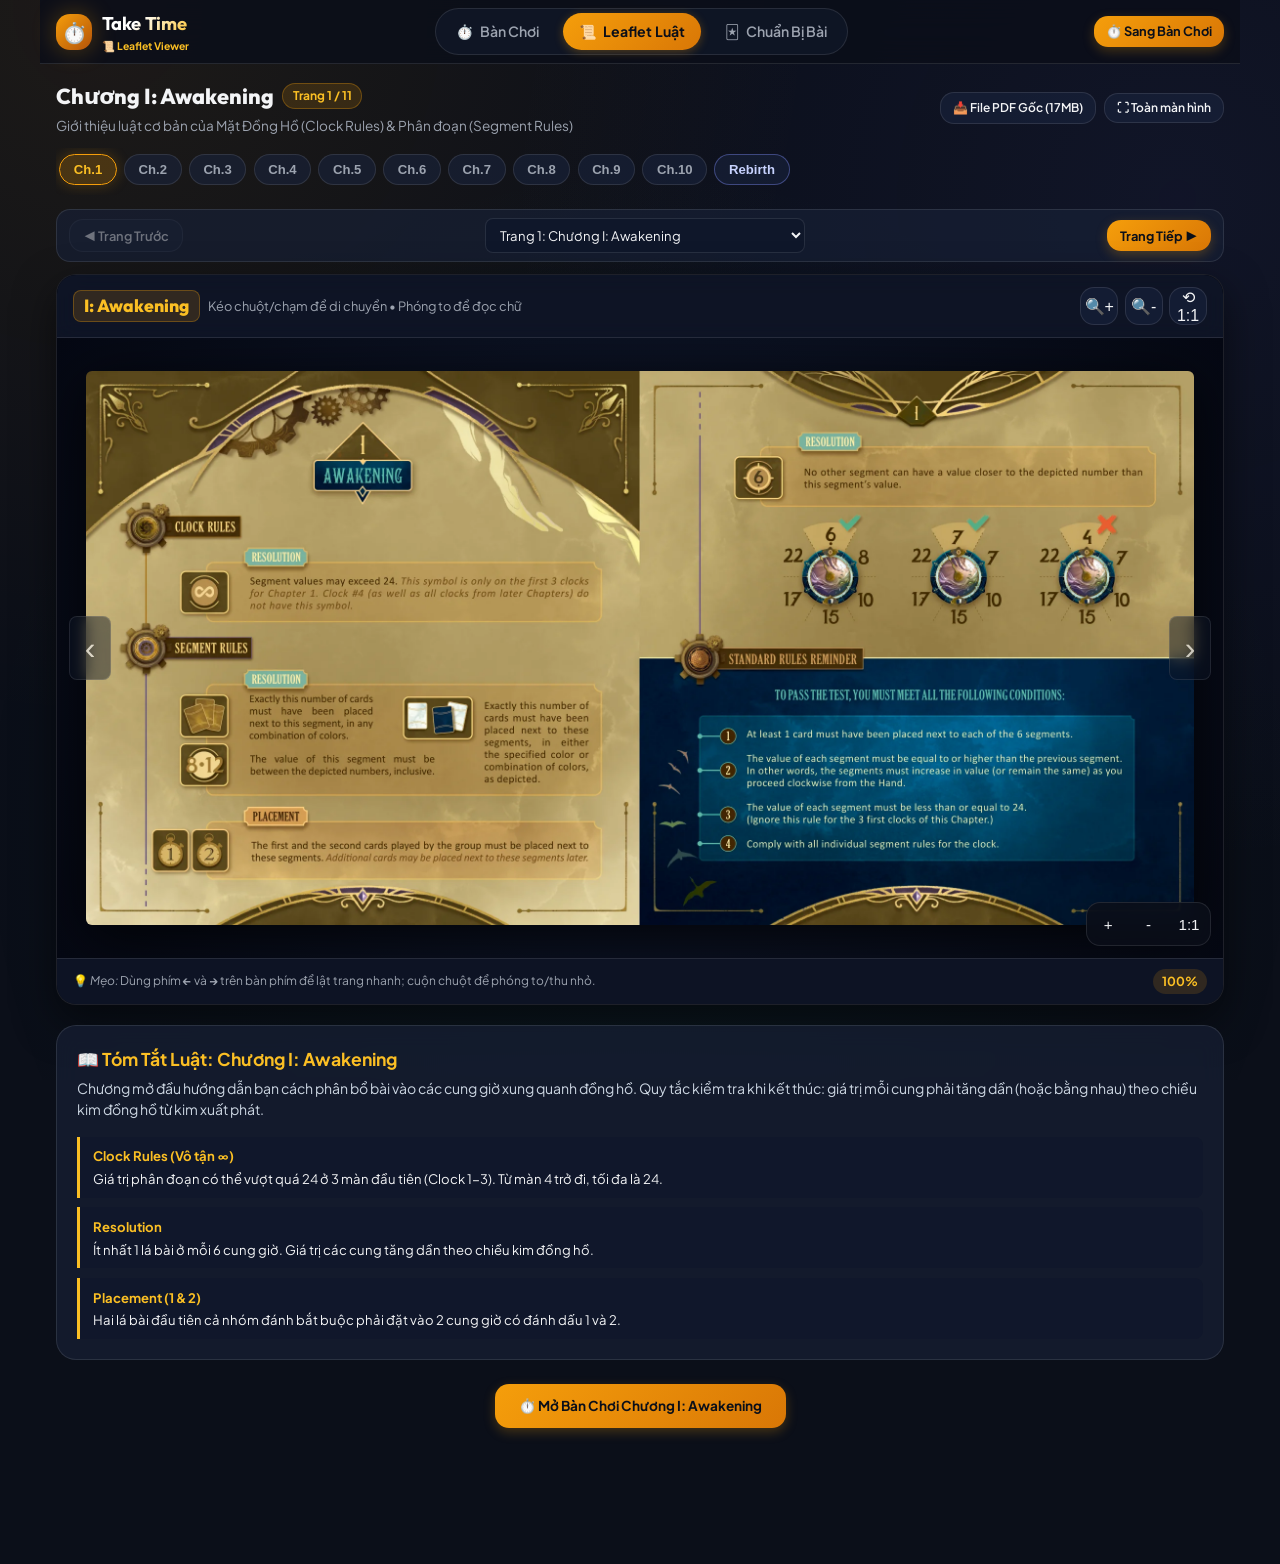
<file: leaflet.html>
<!DOCTYPE html>
<html lang="vi">
<head>
  <meta charset="UTF-8">
  <meta name="viewport" content="width=device-width, initial-scale=1.0, maximum-scale=1.0, user-scalable=no">
  <title>Take Time - Leaflet & Quy Tắc Từng Chương (Rulebook)</title>
  <meta name="description" content="Trình xem Leaflet hướng dẫn luật chơi chi tiết cho từng chương (Chương 1 - 10 và Rebirth Mode) của game Take Time.">
  
  <!-- Google Fonts -->
  <link rel="preconnect" href="https://fonts.googleapis.com">
  <link rel="preconnect" href="https://fonts.gstatic.com" crossorigin>
  <link href="https://fonts.googleapis.com/css2?family=Outfit:wght@400;600;700;800;900&family=Plus+Jakarta+Sans:wght@400;500;600;700;800&display=swap" rel="stylesheet">

  <link rel="stylesheet" href="shared/style.css">
  <link rel="stylesheet" href="take-time.css">
</head>
<body class="leaflet-page-body">

  <div class="app-container">
    
    <!-- Top Header -->
    <header class="app-header">
      <a href="index.html" class="brand-logo">
        <div class="logo-icon">⏱️</div>
        <div>
          <div class="brand-title">Take Time</div>
          <div style="font-size:0.65rem; color:var(--accent-sun); font-weight:700;">📜 Leaflet Viewer</div>
        </div>
      </a>

      <!-- Desktop Nav Links -->
      <nav class="nav-tabs-desktop">
        <a href="index.html" class="tab-btn">
          <span>⏱️</span> Bàn Chơi
        </a>
        <a href="leaflet.html" class="tab-btn active">
          <span>📜</span> Leaflet Luật
        </a>
        <a href="index.html#deckGuide" class="tab-btn">
          <span>🃏</span> Chuẩn Bị Bài
        </a>
      </nav>

      <div class="header-actions">
        <a href="index.html" class="btn-primary" style="font-size:0.8rem; padding:0.4rem 0.75rem; text-decoration:none;">
          ⏱️ Sang Bàn Chơi
        </a>
      </div>
    </header>

    <!-- Main Content -->
    <main style="padding: 1rem;">
      
      <!-- Leaflet Top Bar Header -->
      <div class="tt-top-bar" style="margin-bottom:0.75rem;">
        <div>
          <div style="display:flex; align-items:center; gap:0.5rem; flex-wrap:wrap;">
            <h1 class="section-title" id="leafletPageTitle" style="font-size:1.35rem; margin-bottom:0;">
              Chương I: Awakening
            </h1>
            <span class="leaflet-badge-page" id="leafletPageBadge">Trang 1 / 11</span>
          </div>
          <p class="section-subtitle" id="leafletPageSubtitle">
            Quy tắc mặt đồng hồ (Clock Rules) & Quy tắc từng cung (Segment Rules)
          </p>
        </div>

        <div class="leaflet-header-actions">
          <a href="TT_LEAFLET_EN.pdf" target="_blank" class="btn-secondary" style="font-size:0.75rem; padding:0.4rem 0.75rem; text-decoration:none;" title="Mở hoặc tải file PDF gốc 17MB">
            📥 File PDF Gốc (17MB)
          </a>
          <button class="btn-secondary" id="btnFullscreen" onclick="toggleFullscreen()" style="font-size:0.75rem; padding:0.4rem 0.75rem;">
            ⛶ Toàn màn hình
          </button>
        </div>
      </div>

      <!-- Chapter / Page Selector Carousel -->
      <div class="chapter-pills-container" id="leafletPills">
        <!-- Rendered via JS -->
      </div>

      <!-- Quick Nav Jump Buttons (Prev / Next Bar) -->
      <div class="leaflet-nav-bar">
        <button class="btn-secondary leaflet-nav-btn" id="btnPrevPage" onclick="changePage(-1)">
          ◀ Trang Trước
        </button>

        <div class="leaflet-quick-select-wrap">
          <select id="leafletSelectJump" class="leaflet-select-dropdown" onchange="jumpToSelectedPage(this.value)">
            <!-- Options populated dynamically -->
          </select>
        </div>

        <button class="btn-primary leaflet-nav-btn" id="btnNextPage" onclick="changePage(1)">
          Trang Tiếp ▶
        </button>
      </div>

      <!-- Leaflet Stage Viewer -->
      <div class="leaflet-viewer-card" id="leafletViewerCard">
        
        <div class="board-viewer-header">
          <div class="current-board-info">
            <span class="board-badge-lg" id="leafletStageBadge">Leaflet Page 1</span>
            <span style="font-size:0.8rem; color:var(--text-muted);" id="leafletHintText">Kéo chuột/chạm để di chuyển • Phóng to để đọc chữ</span>
          </div>
          <div class="board-actions-bar">
            <button class="icon-btn" onclick="zoomLeaflet(0.25)" title="Phóng to (Zoom In)">🔍+</button>
            <button class="icon-btn" onclick="zoomLeaflet(-0.25)" title="Thu nhỏ (Zoom Out)">🔍-</button>
            <button class="icon-btn" onclick="resetLeafletZoom()" title="Vừa màn hình (Fit)">⟲ 1:1</button>
          </div>
        </div>

        <div class="leaflet-stage" id="leafletStage">
          <!-- Loading Spinner -->
          <div class="leaflet-loading-spinner" id="leafletSpinner">
            <div class="spinner-icon">⏱️</div>
            <span>Đang tải trang...</span>
          </div>

          <div class="leaflet-image-wrapper" id="leafletImageWrapper">
            <img id="leafletImage" class="leaflet-image" src="" alt="Leaflet Sheet" draggable="false">
          </div>

          <!-- Floating quick controls -->
          <div class="board-floating-controls">
            <button class="control-btn" onclick="zoomLeaflet(0.3)" title="Zoom in">+</button>
            <button class="control-btn" onclick="zoomLeaflet(-0.3)" title="Zoom out">-</button>
            <button class="control-btn" onclick="resetLeafletZoom()" title="Reset">1:1</button>
          </div>

          <!-- Quick on-screen side arrows -->
          <button class="leaflet-stage-arrow arrow-left" onclick="changePage(-1)" title="Trang trước">‹</button>
          <button class="leaflet-stage-arrow arrow-right" onclick="changePage(1)" title="Trang tiếp">›</button>
        </div>

        <!-- Stage Footer with Zoom percentage & Keyboard Tips -->
        <div class="leaflet-stage-footer">
          <div style="font-size:0.75rem; color:var(--text-muted);">
            💡 <em>Mẹo:</em> Dùng phím <strong>←</strong> và <strong>→</strong> trên bàn phím để lật trang nhanh; cuộn chuột để phóng to/thu nhỏ.
          </div>
          <div class="leaflet-zoom-indicator" id="zoomIndicator">100%</div>
        </div>

      </div>

      <!-- Quick Chapter Description / Notes Card -->
      <section class="leaflet-info-card" id="leafletInfoCard">
        <h3 class="leaflet-info-title" id="leafletInfoTitle">Chi tiết chương</h3>
        <p class="leaflet-info-desc" id="leafletInfoDesc"></p>
        <div id="leafletInfoPoints" class="leaflet-info-points"></div>
      </section>

      <!-- Back to Board Button -->
      <div style="text-align:center; margin:1.5rem 0 2rem;">
        <a id="btnBackToChapterBoard" href="index.html" class="btn-primary" style="text-decoration:none; display:inline-flex; align-items:center; gap:0.5rem; padding:0.75rem 1.5rem;">
          ⏱️ Mở Bàn Chơi của Chương Này
        </a>
      </div>

    </main>

    <!-- Bottom Navigation (Mobile) -->
    <nav class="bottom-nav">
      <a href="index.html" class="bnav-item">
        <span class="bnav-icon">⏱️</span>
        <span>Bàn Chơi</span>
      </a>
      <a href="leaflet.html" class="bnav-item active">
        <span class="bnav-icon">📜</span>
        <span>Leaflet</span>
      </a>
      <a href="index.html#deckGuide" class="bnav-item">
        <span class="bnav-icon">🃏</span>
        <span>Chia Bài</span>
      </a>
    </nav>

  </div>

  <script src="shared/common.js"></script>
  <script src="leaflet.js"></script>
</body>
</html>
</file>
<file: shared/style.css>
/* ==========================================================================
   Shared Design Tokens & Global Styles (Solitaire Companion Hub)
   ========================================================================== */

:root {
  --bg-primary: #0b0f19;
  --bg-secondary: #131b2e;
  --bg-card: rgba(23, 32, 54, 0.7);
  --bg-glass: rgba(26, 38, 64, 0.55);
  --border-glass: rgba(255, 255, 255, 0.1);
  --border-glass-hover: rgba(255, 215, 0, 0.35);

  --text-main: #f3f4f6;
  --text-muted: #9ca3af;
  --text-sub: #cbd5e1;

  --accent-gold: #f59e0b;
  --accent-gold-glow: rgba(245, 158, 11, 0.25);
  --accent-amber: #d97706;
  --accent-sun: #fbbf24;
  --accent-moon: #818cf8;
  --accent-crimson: #ef4444;
  --accent-emerald: #10b981;
  --accent-blue: #3b82f6;

  --font-family: 'Plus Jakarta Sans', system-ui, -apple-system, sans-serif;
  --font-display: 'Outfit', system-ui, -apple-system, sans-serif;

  --radius-sm: 8px;
  --radius-md: 14px;
  --radius-lg: 20px;
  --radius-xl: 28px;
  --radius-full: 9999px;

  --shadow-sm: 0 2px 8px rgba(0, 0, 0, 0.2);
  --shadow-md: 0 8px 24px rgba(0, 0, 0, 0.35);
  --shadow-lg: 0 16px 40px rgba(0, 0, 0, 0.5);
  --shadow-gold: 0 0 25px rgba(245, 158, 11, 0.3);

  --header-height: 64px;
  --bottom-nav-height: 68px;
}

* {
  box-sizing: border-box;
  margin: 0;
  padding: 0;
  -webkit-tap-highlight-color: transparent;
}

html, body {
  background-color: var(--bg-primary);
  color: var(--text-main);
  font-family: var(--font-family);
  min-height: 100vh;
  overflow-x: hidden;
  line-height: 1.5;
}

/* Background Atmosphere */
body::before {
  content: '';
  position: fixed;
  top: -20vh;
  left: -20vw;
  width: 140vw;
  height: 140vh;
  background: 
    radial-gradient(circle at 20% 15%, rgba(245, 158, 11, 0.08) 0%, transparent 40%),
    radial-gradient(circle at 80% 30%, rgba(99, 102, 241, 0.07) 0%, transparent 40%),
    radial-gradient(circle at 50% 80%, rgba(16, 185, 129, 0.05) 0%, transparent 50%);
  pointer-events: none;
  z-index: 0;
}

/* App Wrapper */
.app-container {
  position: relative;
  z-index: 1;
  max-width: 1200px;
  margin: 0 auto;
  min-height: 100vh;
  display: flex;
  flex-direction: column;
  padding-bottom: calc(var(--bottom-nav-height) + 20px);
}

/* Header */
.app-header {
  position: sticky;
  top: 0;
  z-index: 100;
  backdrop-filter: blur(16px);
  -webkit-backdrop-filter: blur(16px);
  background: rgba(11, 15, 25, 0.85);
  border-bottom: 1px solid var(--border-glass);
  padding: 0 1rem;
  height: var(--header-height);
  display: flex;
  align-items: center;
  justify-content: space-between;
}

.brand-logo {
  display: flex;
  align-items: center;
  gap: 0.6rem;
  text-decoration: none;
  color: var(--text-main);
}

.logo-icon {
  width: 36px;
  height: 36px;
  border-radius: var(--radius-md);
  background: linear-gradient(135deg, var(--accent-gold), #b45309);
  display: flex;
  align-items: center;
  justify-content: center;
  font-size: 1.25rem;
  box-shadow: var(--shadow-gold);
}

.brand-title {
  font-family: var(--font-display);
  font-size: 1.15rem;
  font-weight: 700;
  letter-spacing: -0.02em;
  background: linear-gradient(135deg, #ffffff 40%, #fbbf24 100%);
  -webkit-background-clip: text;
  -webkit-text-fill-color: transparent;
}

.header-actions {
  display: flex;
  align-items: center;
  gap: 0.5rem;
}

.icon-btn {
  background: var(--bg-glass);
  border: 1px solid var(--border-glass);
  color: var(--text-main);
  width: 38px;
  height: 38px;
  border-radius: var(--radius-md);
  display: flex;
  align-items: center;
  justify-content: center;
  cursor: pointer;
  transition: all 0.2s ease;
  font-size: 1rem;
  text-decoration: none;
}

.icon-btn:hover, .icon-btn:active {
  background: rgba(255, 255, 255, 0.12);
  border-color: var(--accent-gold);
  transform: translateY(-1px);
}

/* Nav Tabs Desktop */
.nav-tabs-desktop {
  display: none;
  gap: 0.5rem;
  background: rgba(19, 27, 46, 0.6);
  padding: 4px;
  border-radius: var(--radius-full);
  border: 1px solid var(--border-glass);
}

@media (min-width: 768px) {
  .nav-tabs-desktop {
    display: flex;
  }
}

.tab-btn {
  background: transparent;
  border: none;
  color: var(--text-muted);
  font-family: var(--font-family);
  font-size: 0.88rem;
  font-weight: 600;
  padding: 0.5rem 1rem;
  border-radius: var(--radius-full);
  cursor: pointer;
  display: flex;
  align-items: center;
  gap: 0.4rem;
  text-decoration: none;
  transition: all 0.25s ease;
}

.tab-btn:hover {
  color: var(--text-main);
}

.tab-btn.active {
  background: linear-gradient(135deg, var(--accent-gold), var(--accent-amber));
  color: #0b0f19;
  font-weight: 700;
  box-shadow: 0 2px 10px rgba(245, 158, 11, 0.3);
}

/* Bottom Navigation (Mobile) */
.bottom-nav {
  position: fixed;
  bottom: 0;
  left: 0;
  right: 0;
  height: var(--bottom-nav-height);
  background: rgba(11, 15, 25, 0.94);
  backdrop-filter: blur(20px);
  -webkit-backdrop-filter: blur(20px);
  border-top: 1px solid var(--border-glass);
  display: flex;
  justify-content: space-around;
  align-items: center;
  z-index: 999;
  padding: 0 0.5rem;
}

@media (min-width: 768px) {
  .bottom-nav {
    display: none;
  }
}

.bnav-item {
  display: flex;
  flex-direction: column;
  align-items: center;
  gap: 3px;
  background: none;
  border: none;
  color: var(--text-muted);
  font-size: 0.72rem;
  font-family: var(--font-family);
  font-weight: 500;
  text-decoration: none;
  cursor: pointer;
  transition: all 0.2s ease;
  padding: 6px 12px;
  border-radius: var(--radius-md);
}

.bnav-item .bnav-icon {
  font-size: 1.25rem;
  line-height: 1;
}

.bnav-item.active {
  color: var(--accent-sun);
  font-weight: 700;
  transform: translateY(-2px);
}

.bnav-item.active .bnav-icon {
  filter: drop-shadow(0 0 8px rgba(245, 158, 11, 0.6));
}

/* Buttons & Elements */
.btn-primary {
  background: linear-gradient(135deg, var(--accent-gold), var(--accent-amber));
  color: #0b0f19;
  border: none;
  font-family: var(--font-family);
  font-weight: 700;
  font-size: 0.85rem;
  padding: 0.65rem 1.2rem;
  border-radius: var(--radius-md);
  cursor: pointer;
  display: inline-flex;
  align-items: center;
  justify-content: center;
  gap: 0.4rem;
  text-decoration: none;
  transition: all 0.2s ease;
  box-shadow: 0 4px 12px rgba(245, 158, 11, 0.25);
}

.btn-primary:hover, .btn-primary:active {
  filter: brightness(1.1);
  transform: translateY(-1px);
}

.btn-secondary {
  background: var(--bg-glass);
  border: 1px solid var(--border-glass);
  color: var(--text-main);
  font-family: var(--font-family);
  font-weight: 600;
  font-size: 0.85rem;
  padding: 0.65rem 1.2rem;
  border-radius: var(--radius-md);
  cursor: pointer;
  display: inline-flex;
  align-items: center;
  justify-content: center;
  gap: 0.4rem;
  text-decoration: none;
  transition: all 0.2s ease;
}

.btn-secondary:hover {
  background: rgba(255, 255, 255, 0.1);
  border-color: rgba(255, 255, 255, 0.25);
}

/* Modals */
.modal-overlay {
  position: fixed;
  inset: 0;
  background: rgba(0, 0, 0, 0.85);
  backdrop-filter: blur(12px);
  -webkit-backdrop-filter: blur(12px);
  z-index: 2000;
  display: none;
  align-items: center;
  justify-content: center;
  padding: 1rem;
}

.modal-overlay.active {
  display: flex;
  animation: fadeIn 0.2s ease;
}

.modal-content {
  background: var(--bg-secondary);
  border: 1px solid var(--border-glass);
  border-radius: var(--radius-lg);
  max-width: 500px;
  width: 100%;
  max-height: 85vh;
  overflow-y: auto;
  padding: 1.25rem;
  position: relative;
  box-shadow: var(--shadow-lg);
}

.modal-header {
  display: flex;
  justify-content: space-between;
  align-items: center;
  margin-bottom: 1rem;
  padding-bottom: 0.5rem;
  border-bottom: 1px solid var(--border-glass);
}

.modal-title {
  font-family: var(--font-display);
  font-size: 1.15rem;
  font-weight: 700;
}

.modal-close {
  background: none;
  border: none;
  color: var(--text-muted);
  font-size: 1.25rem;
  cursor: pointer;
  padding: 4px;
}

/* Toast */
.toast-container {
  position: fixed;
  bottom: calc(var(--bottom-nav-height) + 15px);
  left: 50%;
  transform: translateX(-50%);
  z-index: 3000;
  pointer-events: none;
}

.toast {
  background: rgba(19, 27, 46, 0.95);
  border: 1px solid var(--accent-gold);
  color: var(--text-main);
  padding: 0.5rem 1.2rem;
  border-radius: var(--radius-full);
  font-size: 0.82rem;
  font-weight: 600;
  box-shadow: var(--shadow-gold);
  animation: toastIn 0.3s ease, toastOut 0.3s ease 2.2s forwards;
}

@keyframes toastIn {
  from { opacity: 0; transform: translateY(10px); }
  to { opacity: 1; transform: translateY(0); }
}

@keyframes toastOut {
  from { opacity: 1; transform: translateY(0); }
  to { opacity: 0; transform: translateY(-10px); }
}

@keyframes fadeIn {
  from { opacity: 0; transform: translateY(6px); }
  to { opacity: 1; transform: translateY(0); }
}
</file>
<file: take-time.css>
/* ==========================================================================
   Take Time Module Styles
   ========================================================================== */

.tt-top-bar {
  display: flex;
  align-items: center;
  justify-content: space-between;
  gap: 0.5rem;
  margin-bottom: 1rem;
  flex-wrap: wrap;
}

.section-title {
  font-family: var(--font-display);
  font-size: 1.45rem;
  font-weight: 800;
  color: var(--text-main);
  display: flex;
  align-items: center;
  gap: 0.5rem;
}

.section-subtitle {
  color: var(--text-muted);
  font-size: 0.85rem;
  margin-top: 0.2rem;
}

.chapter-pills-container {
  display: flex;
  gap: 0.45rem;
  overflow-x: auto;
  padding: 0.35rem 0.2rem 0.65rem 0.2rem;
  margin-bottom: 0.85rem;
  cursor: grab;
  user-select: none;
  -webkit-user-select: none;
  scrollbar-width: none; /* Ẩn scrollbar thô */
  -ms-overflow-style: none;
  -webkit-overflow-scrolling: touch;
}

.chapter-pills-container::-webkit-scrollbar {
  display: none; /* Ẩn scrollbar trên Chrome/Safari/Edge */
}

.chapter-pills-container:active {
  cursor: grabbing;
}

.chapter-pill {
  flex-shrink: 0;
  background: var(--bg-glass);
  border: 1px solid var(--border-glass);
  color: var(--text-muted);
  font-size: 0.82rem;
  font-weight: 600;
  padding: 0.45rem 0.85rem;
  min-width: 54px;
  justify-content: center;
  text-align: center;
  border-radius: var(--radius-full);
  cursor: pointer;
  display: flex;
  align-items: center;
  gap: 0.35rem;
  transition: all 0.2s ease;
  user-select: none;
  -webkit-user-select: none;
}

.chapter-pill:hover {
  color: var(--text-main);
  border-color: rgba(255, 255, 255, 0.25);
  transform: translateY(-1px);
}

.chapter-pill.active {
  background: rgba(245, 158, 11, 0.22);
  border-color: var(--accent-gold);
  color: var(--accent-sun);
  font-weight: 700;
  box-shadow: 0 0 14px rgba(245, 158, 11, 0.25);
}

.chapter-pill.special {
  border-color: rgba(129, 140, 248, 0.4);
  color: #c7d2fe;
}
.chapter-pill.special.active {
  background: rgba(129, 140, 248, 0.25);
  border-color: #818cf8;
  color: #ffffff;
}

/* Level Grid inside Active Chapter */
.level-selector-row {
  display: grid;
  grid-template-columns: repeat(4, 1fr);
  gap: 0.5rem;
  margin-bottom: 1.25rem;
}

.level-btn {
  background: var(--bg-card);
  border: 1px solid var(--border-glass);
  color: var(--text-main);
  padding: 0.6rem 0.2rem;
  border-radius: var(--radius-md);
  font-family: var(--font-display);
  font-weight: 700;
  font-size: 0.95rem;
  cursor: pointer;
  display: flex;
  flex-direction: column;
  align-items: center;
  gap: 2px;
  transition: all 0.2s ease;
  position: relative;
}

.level-btn .star-indicator {
  font-size: 0.65rem;
  color: var(--text-muted);
}

.level-btn.completed {
  border-color: rgba(16, 185, 129, 0.4);
  background: rgba(16, 185, 129, 0.1);
}
.level-btn.completed .star-indicator {
  color: #10b981;
}

.level-btn.active {
  background: linear-gradient(135deg, var(--accent-gold), var(--accent-amber));
  color: #0b0f19;
  border-color: #f59e0b;
  box-shadow: var(--shadow-gold);
  transform: translateY(-2px);
}
.level-btn.active .star-indicator {
  color: #0b0f19;
}

/* Board Viewer Container */
.board-viewer-card {
  background: #060911;
  border: 1px solid var(--border-glass);
  border-radius: var(--radius-lg);
  overflow: hidden;
  position: relative;
  margin-bottom: 1.25rem;
  box-shadow: var(--shadow-lg);
}

.board-viewer-header {
  padding: 0.75rem 1rem;
  background: rgba(19, 27, 46, 0.7);
  backdrop-filter: blur(10px);
  border-bottom: 1px solid var(--border-glass);
  display: flex;
  align-items: center;
  justify-content: space-between;
  flex-wrap: wrap;
  gap: 0.5rem;
}

.current-board-info {
  display: flex;
  align-items: center;
  gap: 0.5rem;
}

.board-badge-lg {
  font-family: var(--font-display);
  font-weight: 800;
  font-size: 1.1rem;
  color: var(--accent-sun);
  background: rgba(245, 158, 11, 0.15);
  padding: 2px 10px;
  border-radius: var(--radius-sm);
  border: 1px solid rgba(245, 158, 11, 0.3);
}

.board-actions-bar {
  display: flex;
  gap: 0.4rem;
}

.board-stage-full,
.board-stage {
  width: 100vw;
  position: relative;
  left: 50%;
  right: 50%;
  margin-left: -50vw;
  margin-right: -50vw;
  display: flex;
  align-items: center;
  justify-content: center;
  overflow: hidden;
  user-select: none;
  padding: 0.25rem 0 0.75rem 0;
  box-sizing: border-box;
}

.board-image-wrapper {
  transition: transform 0.4s cubic-bezier(0.2, 0.8, 0.2, 1);
  display: flex;
  align-items: center;
  justify-content: center;
  position: relative;
  width: 100%;
  max-width: 540px;
}

@media (max-width: 600px) {
  .board-image-wrapper {
    width: 100vw;
    max-width: 100vw;
  }
}

.board-image {
  width: 100%;
  max-width: 100%;
  height: auto;
  aspect-ratio: 1 / 1;
  object-fit: contain;
  border-radius: var(--radius-full);
  filter: drop-shadow(0 0 20px rgba(0, 0, 0, 0.8));
  pointer-events: auto;
  display: block;
}

/* Rotation Badge Overlay */
.rotation-indicator-overlay {
  position: absolute;
  top: 12px;
  left: 12px;
  background: rgba(0, 0, 0, 0.75);
  backdrop-filter: blur(8px);
  border: 1px solid rgba(245, 158, 11, 0.4);
  color: var(--accent-sun);
  font-size: 0.75rem;
  font-weight: 700;
  padding: 4px 10px;
  border-radius: var(--radius-full);
  display: none;
  align-items: center;
  gap: 0.3rem;
  z-index: 10;
}

/* Floating Controls (Zoom, Pan, Rotate) */
.board-floating-controls {
  position: absolute;
  bottom: 12px;
  right: 12px;
  display: flex;
  gap: 0.4rem;
  background: rgba(11, 15, 25, 0.85);
  backdrop-filter: blur(10px);
  padding: 4px;
  border-radius: var(--radius-md);
  border: 1px solid var(--border-glass);
  z-index: 10;
}

.control-btn {
  background: transparent;
  border: none;
  color: var(--text-main);
  width: 34px;
  height: 34px;
  border-radius: var(--radius-sm);
  display: flex;
  align-items: center;
  justify-content: center;
  font-size: 0.95rem;
  cursor: pointer;
  transition: all 0.2s ease;
}

.control-btn:hover, .control-btn:active {
  background: rgba(255, 255, 255, 0.15);
  color: var(--accent-sun);
}

/* Chapter 8 Rotate Action Box */
.chapter8-rotation-box {
  background: rgba(245, 158, 11, 0.08);
  border: 1px dashed rgba(245, 158, 11, 0.35);
  border-radius: var(--radius-md);
  padding: 0.8rem 1rem;
  margin-bottom: 1rem;
  display: none;
  align-items: center;
  justify-content: space-between;
  gap: 0.5rem;
  flex-wrap: wrap;
}

.rotate-btn-group {
  display: flex;
  gap: 0.5rem;
}

.btn-rotate {
  background: rgba(245, 158, 11, 0.18);
  border: 1px solid var(--accent-gold);
  color: var(--accent-sun);
  font-family: var(--font-family);
  font-weight: 700;
  font-size: 0.82rem;
  padding: 0.4rem 0.8rem;
  border-radius: var(--radius-md);
  cursor: pointer;
  display: inline-flex;
  align-items: center;
  gap: 0.3rem;
  transition: all 0.2s ease;
}
.btn-rotate:hover, .btn-rotate:active {
  background: var(--accent-gold);
  color: #0b0f19;
}

/* Board Footer Controls */
.board-viewer-footer {
  background: var(--bg-card);
  border: 1px solid var(--border-glass);
  border-radius: var(--radius-lg);
  padding: 1rem;
  margin-bottom: 1.25rem;
  display: flex;
  align-items: center;
  justify-content: space-between;
  flex-wrap: wrap;
  gap: 0.75rem;
}

.completion-toggle {
  display: flex;
  align-items: center;
  gap: 0.5rem;
  cursor: pointer;
  font-weight: 600;
  font-size: 0.9rem;
}

.completion-checkbox {
  width: 20px;
  height: 20px;
  accent-color: var(--accent-emerald);
  cursor: pointer;
}

.star-rating-box {
  display: flex;
  align-items: center;
  gap: 0.3rem;
}

.star-btn {
  background: none;
  border: none;
  font-size: 1.3rem;
  color: var(--text-muted);
  cursor: pointer;
  transition: transform 0.15s ease;
}
.star-btn:hover {
  transform: scale(1.2);
}
.star-btn.filled {
  color: #fbbf24;
}

/* Sleeve Card Preview Box */
.sleeve-box {
  background: var(--bg-card);
  border: 1px solid var(--border-glass);
  border-radius: var(--radius-lg);
  padding: 1rem;
  margin-bottom: 1.5rem;
  display: flex;
  gap: 1rem;
  align-items: center;
}

.sleeve-thumb {
  width: 90px;
  height: 125px;
  border-radius: var(--radius-md);
  object-fit: cover;
  border: 1px solid var(--border-glass);
  box-shadow: var(--shadow-sm);
  cursor: pointer;
  transition: transform 0.2s ease;
}
.sleeve-thumb:hover {
  transform: scale(1.04);
}

.sleeve-info {
  flex-grow: 1;
}

.sleeve-title {
  font-family: var(--font-display);
  font-weight: 700;
  font-size: 1.1rem;
  color: var(--accent-sun);
  margin-bottom: 0.25rem;
}

.sleeve-desc {
  font-size: 0.82rem;
  color: var(--text-sub);
  line-height: 1.4;
  margin-bottom: 0.5rem;
}

/* Modifiers Grid */
.modifier-cards-grid {
  display: grid;
  grid-template-columns: 1fr;
  gap: 0.75rem;
}

@media (min-width: 640px) {
  .modifier-cards-grid {
    grid-template-columns: repeat(2, 1fr);
  }
}

.modifier-card {
  background: var(--bg-glass);
  border: 1px solid var(--border-glass);
  border-radius: var(--radius-md);
  padding: 0.85rem;
  display: flex;
  gap: 0.75rem;
  align-items: flex-start;
  transition: all 0.2s ease;
}

.modifier-card:hover {
  border-color: rgba(245, 158, 11, 0.3);
  background: rgba(255, 255, 255, 0.05);
}

.modifier-icon {
  font-size: 1.5rem;
  flex-shrink: 0;
  width: 40px;
  height: 40px;
  background: rgba(245, 158, 11, 0.1);
  border-radius: var(--radius-sm);
  display: flex;
  align-items: center;
  justify-content: center;
}

.modifier-title {
  font-weight: 700;
  font-size: 0.9rem;
  margin-bottom: 0.2rem;
}

.modifier-desc {
  font-size: 0.78rem;
  color: var(--text-sub);
  line-height: 1.35;
}

/* Deck Guide Card */
.deck-guide-card {
  background: var(--bg-card);
  border: 1px solid var(--border-glass);
  border-radius: var(--radius-lg);
  padding: 1.25rem;
  margin-bottom: 1.5rem;
}

.deck-guide-title {
  font-family: var(--font-display);
  font-size: 1.15rem;
  font-weight: 700;
  margin-bottom: 0.75rem;
  display: flex;
  align-items: center;
  gap: 0.4rem;
  color: var(--accent-sun);
}

.deck-split-grid {
  display: grid;
  grid-template-columns: 1fr;
  gap: 0.75rem;
  margin-bottom: 1rem;
}

@media (min-width: 640px) {
  .deck-split-grid {
    grid-template-columns: 1fr 1fr;
  }
}

.deck-box-item {
  padding: 0.85rem;
  border-radius: var(--radius-md);
  border: 1px solid var(--border-glass);
}
.deck-box-item.solar {
  background: rgba(239, 68, 68, 0.1);
  border-color: rgba(239, 68, 68, 0.3);
}
.deck-box-item.lunar {
  background: rgba(99, 102, 241, 0.1);
  border-color: rgba(99, 102, 241, 0.3);
}

.deck-box-header {
  font-weight: 700;
  font-size: 0.92rem;
  margin-bottom: 0.3rem;
  display: flex;
  align-items: center;
  gap: 0.3rem;
}
.solar .deck-box-header { color: #f87171; }
.lunar .deck-box-header { color: #a5b4fc; }

.deck-box-content {
  font-size: 0.8rem;
  color: var(--text-sub);
  line-height: 1.4;
}

.player-count-table {
  width: 100%;
  border-collapse: collapse;
  margin-top: 0.75rem;
  font-size: 0.8rem;
}

.player-count-table th, .player-count-table td {
  padding: 0.5rem;
  text-align: left;
  border-bottom: 1px solid var(--border-glass);
}
.player-count-table th {
  color: var(--text-muted);
  font-weight: 600;
}

/* Flip Card Modal Component */
.flip-card {
  background-color: transparent;
  width: 100%;
  height: 380px;
  perspective: 1000px;
  margin: 1rem 0;
  cursor: pointer;
}

.flip-card-inner {
  position: relative;
  width: 100%;
  height: 100%;
  text-align: center;
  transition: transform 0.6s cubic-bezier(0.4, 0.2, 0.2, 1);
  transform-style: preserve-3d;
}

.flip-card.flipped .flip-card-inner {
  transform: rotateY(180deg);
}

.flip-card-front, .flip-card-back {
  position: absolute;
  width: 100%;
  height: 100%;
  -webkit-backface-visibility: hidden;
  backface-visibility: hidden;
  border-radius: var(--radius-md);
  overflow: hidden;
  border: 1px solid var(--border-glass);
  box-shadow: var(--shadow-md);
}

.flip-card-front img, .flip-card-back img {
  width: 100%;
  height: 100%;
  object-fit: contain;
  background: #000;
}

.flip-card-back {
  transform: rotateY(180deg);
}

/* ==========================================================================
   Leaflet Viewer Styles
   ========================================================================== */

.leaflet-badge-page {
  font-size: 0.75rem;
  font-weight: 700;
  padding: 0.2rem 0.6rem;
  background: rgba(245, 158, 11, 0.15);
  color: var(--accent-sun);
  border: 1px solid rgba(245, 158, 11, 0.3);
  border-radius: var(--radius-full);
}

.leaflet-header-actions {
  display: flex;
  gap: 0.5rem;
  align-items: center;
  flex-wrap: wrap;
}

.leaflet-nav-bar {
  display: flex;
  gap: 0.5rem;
  align-items: center;
  justify-content: space-between;
  margin-bottom: 0.75rem;
  background: var(--bg-card);
  border: 1px solid var(--border-glass);
  padding: 0.5rem 0.75rem;
  border-radius: var(--radius-md);
}

.leaflet-nav-btn {
  font-size: 0.8rem;
  padding: 0.45rem 0.85rem;
  white-space: nowrap;
}

.leaflet-quick-select-wrap {
  flex: 1;
  max-width: 320px;
  margin: 0 0.5rem;
}

.leaflet-select-dropdown {
  width: 100%;
  background: #0f172a;
  border: 1px solid var(--border-glass);
  color: var(--text-main);
  padding: 0.45rem 0.6rem;
  border-radius: var(--radius-sm);
  font-size: 0.82rem;
  font-family: var(--font-body);
  outline: none;
  cursor: pointer;
  transition: border-color 0.2s;
}

.leaflet-select-dropdown:focus {
  border-color: var(--accent-sun);
}

.leaflet-viewer-card {
  background: #040711;
  border: 1px solid var(--border-glass);
  border-radius: var(--radius-lg);
  overflow: hidden;
  position: relative;
  margin-bottom: 1.25rem;
  box-shadow: var(--shadow-lg);
  transition: all 0.3s ease;
}

.leaflet-viewer-card.in-fullscreen {
  position: fixed;
  top: 0;
  left: 0;
  right: 0;
  bottom: 0;
  width: 100vw;
  height: 100vh;
  z-index: 99999;
  border-radius: 0;
  margin: 0;
  display: flex;
  flex-direction: column;
}

.leaflet-viewer-card.in-fullscreen .leaflet-stage {
  flex: 1;
  height: calc(100vh - 105px);
}

.leaflet-stage {
  position: relative;
  width: 100%;
  height: 440px;
  background: radial-gradient(circle at center, #10192e 0%, #050813 100%);
  overflow: hidden;
  display: flex;
  align-items: center;
  justify-content: center;
  user-select: none;
  touch-action: none;
  cursor: grab;
}

@media (min-width: 768px) {
  .leaflet-stage {
    height: 540px;
  }
}

@media (min-width: 1200px) {
  .leaflet-stage {
    height: 620px;
  }
}

.leaflet-image-wrapper {
  position: relative;
  width: 95%;
  height: 92%;
  display: flex;
  align-items: center;
  justify-content: center;
  transition: transform 0.12s cubic-bezier(0.16, 1, 0.3, 1);
  transform-origin: center center;
  will-change: transform;
}

.leaflet-image {
  max-width: 100%;
  max-height: 100%;
  width: auto;
  height: auto;
  object-fit: contain;
  filter: drop-shadow(0 12px 28px rgba(0, 0, 0, 0.8));
  border-radius: 6px;
  pointer-events: none;
}

.leaflet-stage-arrow {
  position: absolute;
  top: 50%;
  transform: translateY(-50%);
  background: rgba(15, 23, 42, 0.7);
  backdrop-filter: blur(8px);
  color: #ffffff;
  border: 1px solid rgba(255, 255, 255, 0.15);
  width: 42px;
  height: 64px;
  border-radius: var(--radius-sm);
  display: flex;
  align-items: center;
  justify-content: center;
  font-size: 2rem;
  line-height: 1;
  cursor: pointer;
  z-index: 10;
  transition: all 0.2s ease;
  opacity: 0.65;
}

.leaflet-stage-arrow:hover {
  opacity: 1;
  background: rgba(245, 158, 11, 0.3);
  border-color: var(--accent-gold);
  transform: translateY(-50%) scale(1.05);
}

.arrow-left {
  left: 12px;
}

.arrow-right {
  right: 12px;
}

.leaflet-stage-footer {
  padding: 0.6rem 1rem;
  background: rgba(15, 23, 42, 0.8);
  border-top: 1px solid var(--border-glass);
  display: flex;
  align-items: center;
  justify-content: space-between;
  flex-wrap: wrap;
  gap: 0.5rem;
}

.leaflet-zoom-indicator {
  font-size: 0.78rem;
  font-weight: 700;
  color: var(--accent-sun);
  background: rgba(245, 158, 11, 0.15);
  padding: 0.2rem 0.55rem;
  border-radius: var(--radius-full);
}

.leaflet-loading-spinner {
  position: absolute;
  top: 50%;
  left: 50%;
  transform: translate(-50%, -50%);
  display: flex;
  flex-direction: column;
  align-items: center;
  gap: 0.5rem;
  color: var(--accent-sun);
  font-weight: 600;
  font-size: 0.9rem;
  z-index: 5;
}

.leaflet-loading-spinner .spinner-icon {
  font-size: 2rem;
  animation: spin 1.5s infinite linear;
}

@keyframes spin {
  from { transform: rotate(0deg); }
  to { transform: rotate(360deg); }
}

.leaflet-info-card {
  background: var(--bg-card);
  backdrop-filter: blur(12px);
  border: 1px solid var(--border-glass);
  border-radius: var(--radius-lg);
  padding: 1.25rem;
  margin-bottom: 1.25rem;
}

.leaflet-info-title {
  font-size: 1.1rem;
  font-weight: 700;
  color: var(--accent-sun);
  margin-bottom: 0.4rem;
  display: flex;
  align-items: center;
  gap: 0.4rem;
}

.leaflet-info-desc {
  font-size: 0.88rem;
  color: var(--text-sub);
  line-height: 1.5;
  margin-bottom: 1rem;
}

.leaflet-info-points {
  display: flex;
  flex-direction: column;
  gap: 0.6rem;
}

.leaflet-rule-item {
  background: rgba(15, 23, 42, 0.6);
  border-left: 3px solid var(--accent-sun);
  padding: 0.6rem 0.8rem;
  border-radius: 0 var(--radius-sm) var(--radius-sm) 0;
}

.leaflet-rule-item .rule-badge {
  color: #fbbf24;
  font-size: 0.82rem;
  display: block;
  margin-bottom: 0.2rem;
}

.leaflet-rule-item .rule-text {
  color: var(--text-main);
  font-size: 0.82rem;
  line-height: 1.45;
  margin: 0;
}

/* ==========================================================================
   Modifiers Challenge Cards (Rebirth Mode)
   ========================================================================== */
.modifiers-grid {
  display: grid;
  grid-template-columns: 1fr;
  gap: 0.75rem;
  margin-top: 1rem;
}
@media (min-width: 640px) {
  .modifiers-grid {
    grid-template-columns: repeat(2, 1fr);
  }
}
@media (min-width: 1024px) {
  .modifiers-grid {
    grid-template-columns: repeat(3, 1fr);
  }
}

.modifier-card {
  background: var(--bg-card);
  border: 1px solid var(--border-glass);
  border-radius: var(--radius-md);
  padding: 0.85rem;
  display: flex;
  gap: 0.75rem;
  align-items: flex-start;
  transition: all 0.2s ease;
}

.modifier-card:hover {
  border-color: rgba(245, 158, 11, 0.4);
  transform: translateY(-2px);
  background: rgba(30, 41, 65, 0.7);
}

.modifier-icon {
  font-size: 1.6rem;
  flex-shrink: 0;
  line-height: 1;
}

.modifier-title {
  font-family: var(--font-display);
  font-weight: 700;
  font-size: 0.92rem;
  color: var(--accent-sun);
  margin-bottom: 0.25rem;
}

.modifier-desc {
  font-size: 0.8rem;
  color: var(--text-sub);
  line-height: 1.4;
}

/* ==========================================================================
   Level Specific Field Guide (Chỉ dẫn màn chơi & cắt góc)
   ========================================================================== */
.level-guide-card {
  background: var(--bg-card);
  border: 1px solid var(--border-glass);
  border-radius: var(--radius-lg);
  padding: 1rem;
  margin-top: 1rem;
  margin-bottom: 1.5rem;
  box-shadow: var(--shadow-md);
  backdrop-filter: blur(12px);
  -webkit-backdrop-filter: blur(12px);
}

.level-guide-header {
  display: flex;
  align-items: center;
  justify-content: space-between;
  margin-bottom: 0.85rem;
  padding-bottom: 0.5rem;
  border-bottom: 1px solid var(--border-glass);
}

.level-guide-badge {
  font-family: var(--font-display);
  font-weight: 700;
  font-size: 0.95rem;
  color: var(--accent-sun);
  display: flex;
  align-items: center;
  gap: 0.4rem;
}

.level-guide-name {
  font-size: 0.82rem;
  color: var(--text-muted);
  font-weight: 600;
}

.level-guide-list {
  display: flex;
  flex-direction: column;
  gap: 0.75rem;
}

.level-guide-item {
  display: flex;
  gap: 0.85rem;
  align-items: center;
  background: rgba(11, 15, 25, 0.65);
  border: 1px solid rgba(255, 255, 255, 0.08);
  border-radius: var(--radius-md);
  padding: 0.75rem;
  transition: all 0.2s cubic-bezier(0.16, 1, 0.3, 1);
}

.level-guide-item:hover {
  border-color: rgba(245, 158, 11, 0.4);
  background: rgba(22, 32, 54, 0.75);
  transform: translateY(-2px);
}

.level-guide-thumb {
  width: 72px;
  height: 72px;
  flex-shrink: 0;
  border-radius: var(--radius-md);
  border: 2px solid rgba(245, 158, 11, 0.5);
  box-shadow: 0 4px 14px rgba(0, 0, 0, 0.6);
  background-repeat: no-repeat;
  background-color: #060911;
  cursor: pointer;
  transition: transform 0.2s ease, border-color 0.2s ease, box-shadow 0.2s ease;
}

.level-guide-thumb:hover {
  transform: scale(1.1);
  border-color: var(--accent-sun);
  box-shadow: 0 0 16px rgba(245, 158, 11, 0.6);
}

.level-guide-thumb.text-only {
  display: flex;
  align-items: center;
  justify-content: center;
  font-size: 1.5rem;
  background: rgba(245, 158, 11, 0.12);
  border-color: rgba(245, 158, 11, 0.25);
  cursor: default;
}

.level-guide-thumb.text-only:hover {
  transform: none;
  border-color: rgba(245, 158, 11, 0.25);
  box-shadow: none;
}

.level-guide-info {
  flex-grow: 1;
}

.level-guide-item-title {
  font-family: var(--font-display);
  font-weight: 700;
  font-size: 0.92rem;
  color: var(--text-main);
  margin-bottom: 0.25rem;
  line-height: 1.35;
}

.level-guide-item-desc {
  font-size: 0.82rem;
  color: var(--text-sub);
  line-height: 1.45;
}
</file>
